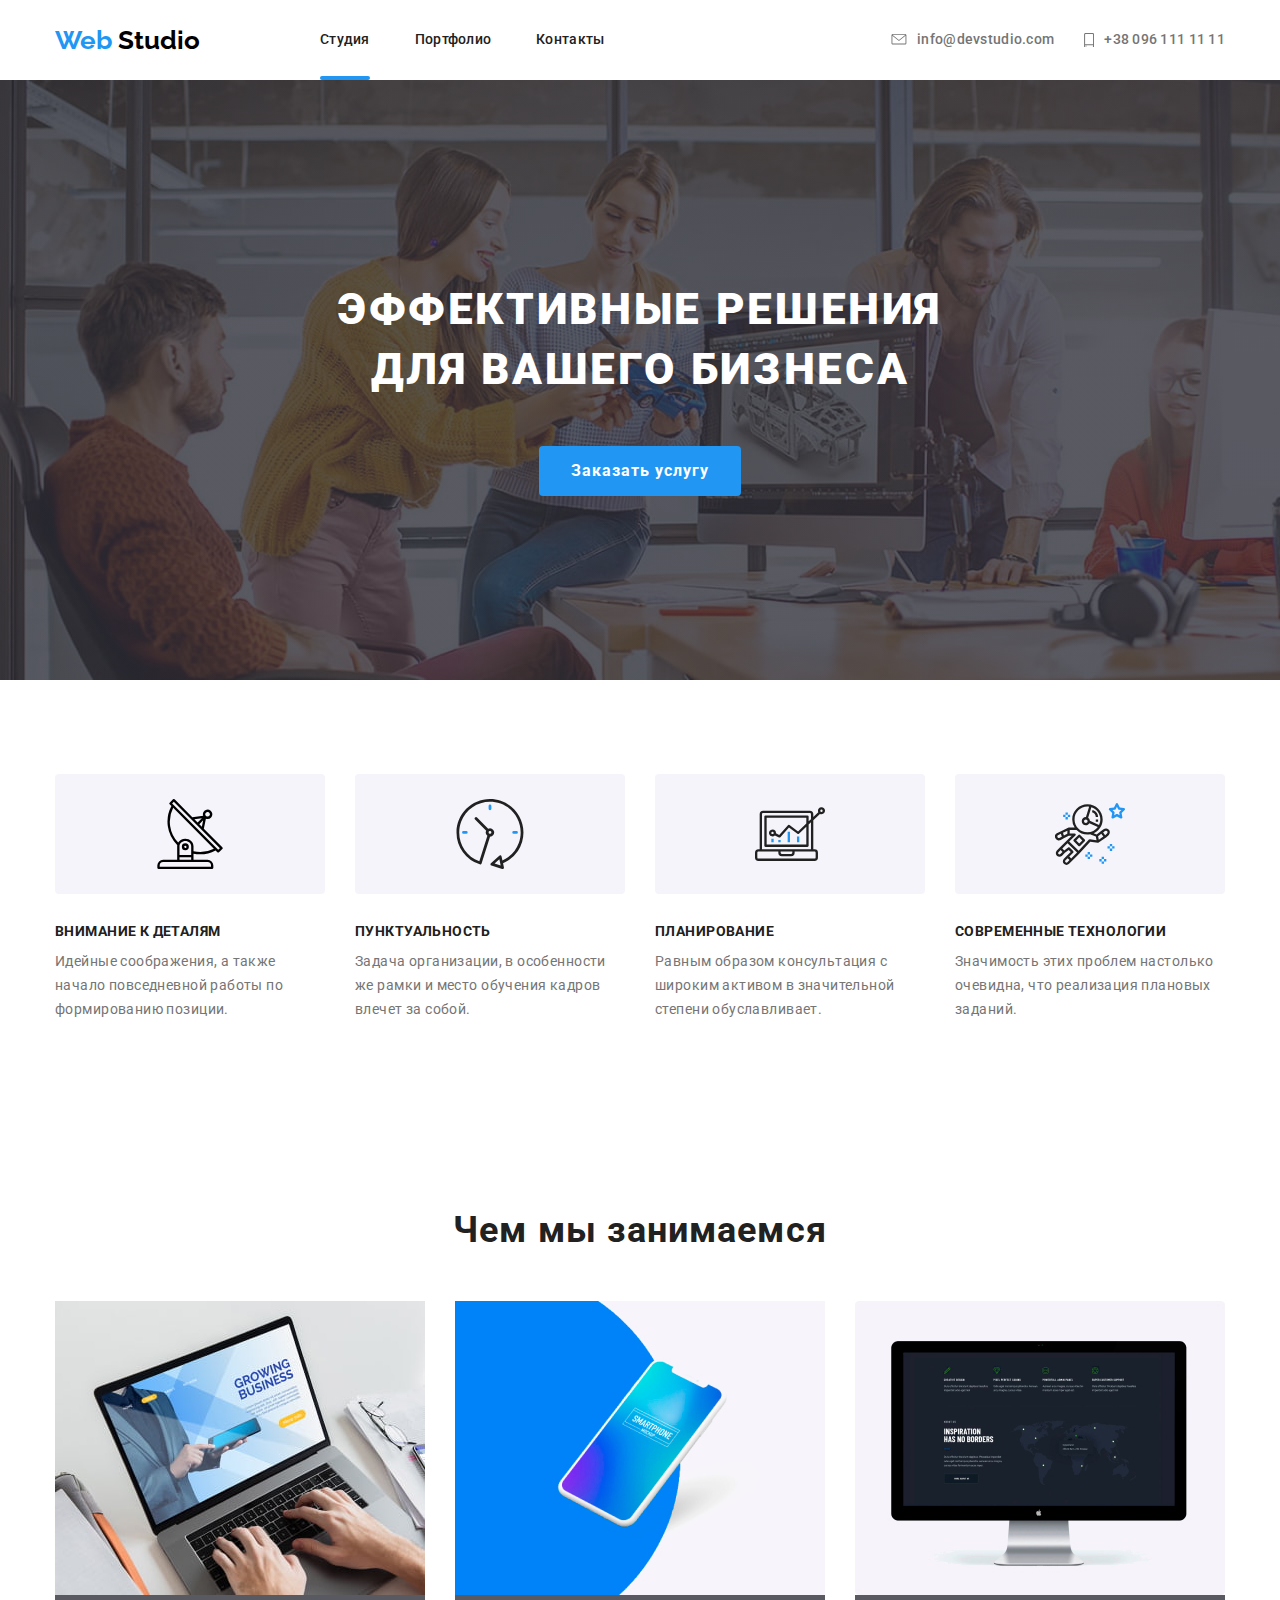
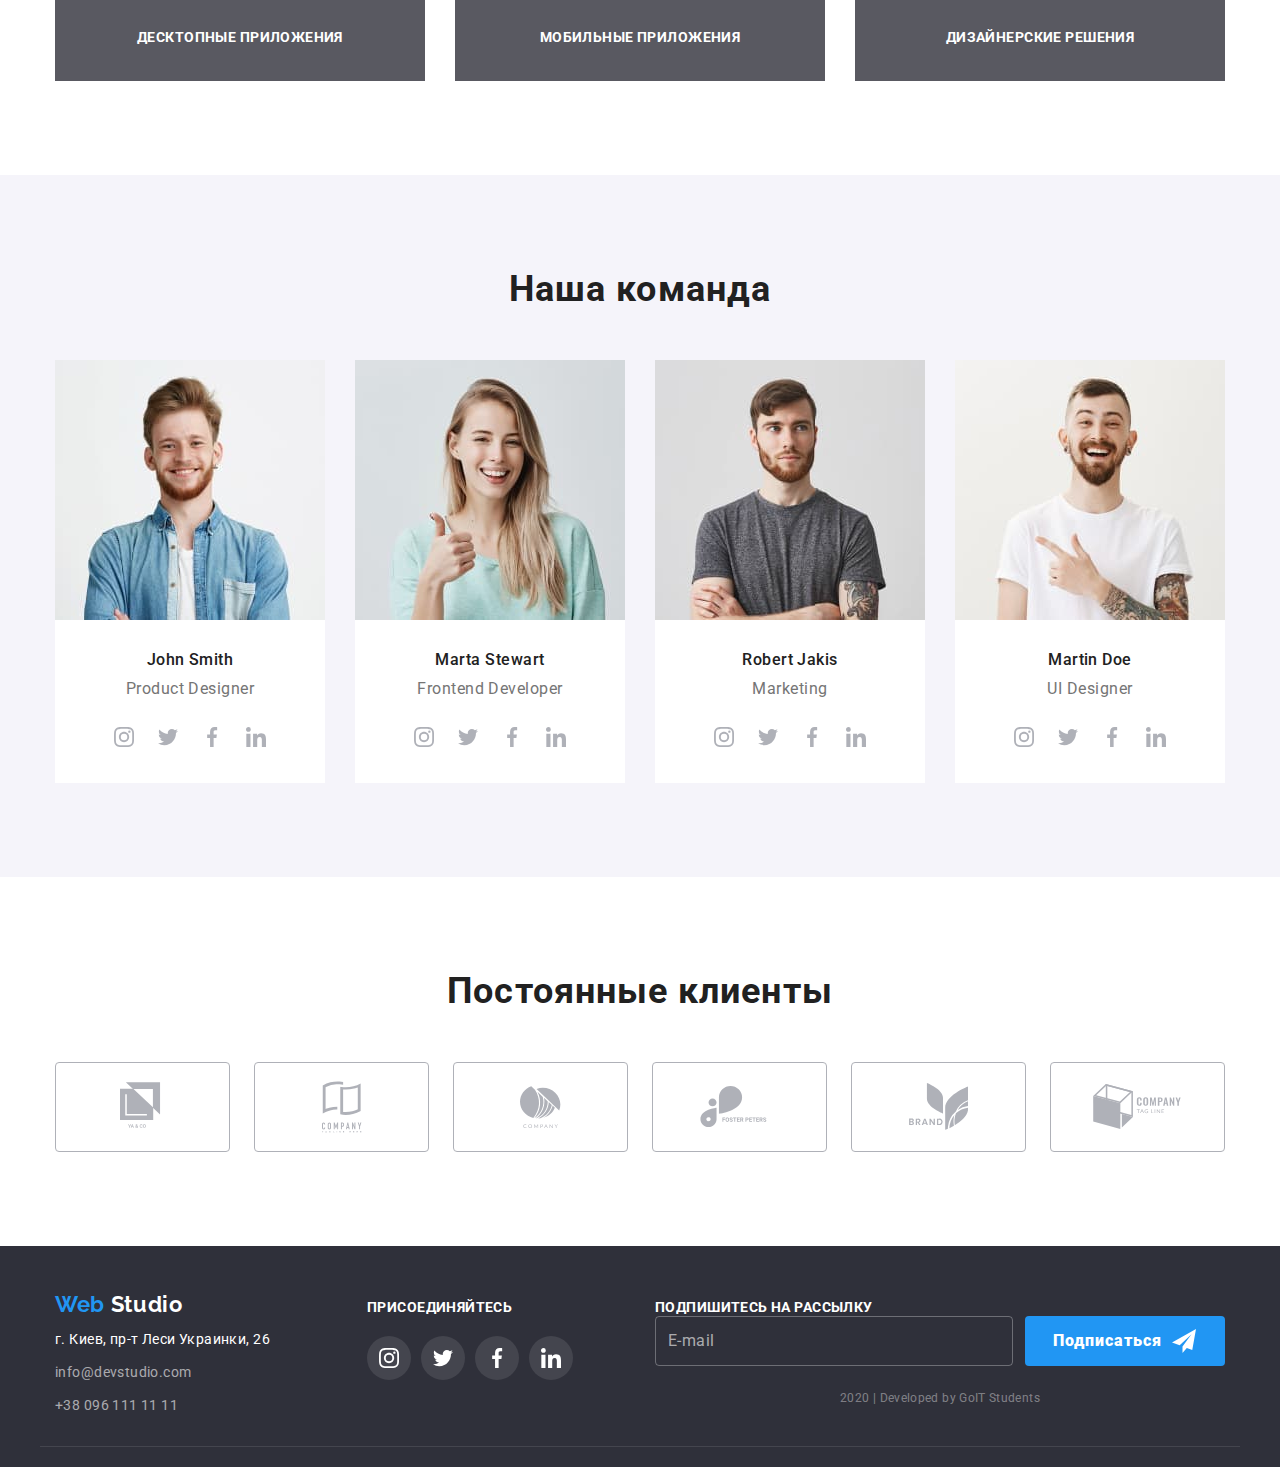
<file: index.html>
<!DOCTYPE html>
<html lang="ru">

<head>
  <meta charset="UTF-8" />
  <meta name="viewport" content="width=device-width, initial-scale=1.0" />
  <title lang="en">Web Studio v.1</title>
  <link href="https://fonts.googleapis.com/css2?family=Raleway:wght@700&family=Roboto:wght@400;500;700;900&display=swap"
    rel="stylesheet" />
  <link rel="stylesheet"
    href="https://cdnjs.cloudflare.com/ajax/libs/modern-normalize/0.6.0/modern-normalize.min.css" />
  <link rel="stylesheet" href="./css/styles.css" />
</head>

<body>
  <!-- header -->
  <header class="header">
    <div class="container">
      <nav class="nav-container">
        <a class="logo" lang="en" href="./index.html">Web <span class="studio">Studio</span></a>
        <ul class="nav-list">
          <li class="nav-item">
            <a class="nav-link current" href="./index.html">Студия</a>
          </li>
          <li class="nav-item">
            <a class="nav-link" href="./portfolio.html">Портфолио</a>
          </li>
          <li class="nav-item"><a class="nav-link" href="">Контакты</a></li>
        </ul>
      </nav>
      <address class="address">
        <a class="address__link" lang="en" href="mailto:info@devstudio.com"><svg class="address__icon" width="16px"
            height="11.2px">
            <use href="./images/symbol-defs.svg#envelope" width="16" height="11.2"></use>
          </svg>info@devstudio.com</a>
        <a class="address__link" href="tel:+380961111111"><svg class="address__icon" width="10px" height="14.94px">
            <use href="./images/symbol-defs.svg#smartphone"></use>
          </svg>+38 096 111 11 11</a>
      </address>
    </div>
  </header>
  <!-- main -->
  <main class="index-main">
    <section class="hero-section">
      <!-- background image -->
      <h1 class="hero-section__header">
        эффективные решения<br />
        для вашего бизнеса
      </h1>
      <button class="hero-button">Заказать услугу</button>
    </section>
    <!-- Преимущества (нужно спрятать h2) -->
    <section class="advantage section">
      <div class="container">
        <h2 class="hidden">Преимущества</h2>
        <ul class="advantage-list">
          <li class="advantage-item">
            <div class="advantage__icon-box"><svg class="advantage__icon" aria-label="antenna">
                <use href="./images/symbol-defs.svg#antenna"></use>
              </svg></div>
            <h3 class="advantage-title">Внимание к деталям</h3>
            <p class="advantage-description">
              Идейные соображения, а также начало повседневной работы по
              формированию позиции.
            </p>
          </li>
          <li class="advantage-item">
            <div class="advantage__icon-box">
              <svg class="advantage__icon" aria-label="analog clock">
                <use href="./images/symbol-defs.svg#clock"></use>
              </svg>
            </div>
            <h3 class="advantage-title">Пунктуальность</h3>
            <p class="advantage-description">
              Задача организации, в особенности же рамки и место обучения
              кадров влечет за собой.
            </p>
          </li>
          <li class="advantage-item">
            <div class="advantage__icon-box">
              <svg class="advantage__icon" aria-label="diagram">
                <use href="./images/symbol-defs.svg#diagram"></use>
              </svg>
            </div>
            <h3 class="advantage-title">Планирование</h3>
            <p class="advantage-description">
              Равным образом консультация с широким активом в значительной
              степени обуславливает.
            </p>
          </li>
          <li class="advantage-item">
            <div class="advantage__icon-box">
              <svg class="advantage__icon" aria-label="astronaut">
                <use href="./images/symbol-defs.svg#astronaut"></use>
              </svg>
            </div>
            <h3 class="advantage-title">Современные технологии</h3>
            <p class="advantage-description">
              Значимость этих проблем настолько очевидна, что реализация
              плановых заданий.
            </p>
          </li>
        </ul>
      </div>
    </section>
    <!-- чем мы занимаемся -->
    <section class="works section">
      <div class="container">
        <h2 class="section-header">Чем мы занимаемся</h2>
        <ul class="works-list">
          <li class="works-item">
            <img src="./images/laptop.jpg" width="370" alt="Ноутбук" />
            <h3 class="works-title">Десктопные приложения</h3>
          </li>
          <li class="works-item">
            <img src="./images/smartphone.jpg" width="370" alt="Смартфон" />
            <h3 class="works-title">Мобильные приложения</h3>
          </li>
          <li class="works-item">
            <img src="./images/monitor.jpg" width="370" alt="Пример дизайна на экране" />
            <h3 class="works-title">Дизайнерские решения</h3>
          </li>
        </ul>
      </div>
    </section>
    <!-- наша команда -->
    <section class="team section">
      <div class="container">
        <h2 class="section-header">Наша команда</h2>
        <ul class="team-list" lang="en">
          <!-- John Smith -->
          <li class="team-item">
            <img src="./images/John_Smith.jpg" width="270" height="260" alt="John Smith" />
            <h3 class="team-name">John Smith</h3>
            <p class="team-profession">Product Designer</p>
            <!-- Cсылки на соц сети -->
            <ul class="social-list">
              <li class="social-item">
                <a class="social-link" href="">
                  <svg class="social-list__icon" aria-label="instagram">
                    <use href="./images/symbol-defs.svg#instagram"></use>
                  </svg>
                </a>
              </li>
              <li class="social-item">
                <a class="social-link" href=""><svg class="social-list__icon" aria-label="twitter">
                    <use href="./images/symbol-defs.svg#twitter"></use>
                  </svg></a>
              </li>
              <li class="social-item">
                <a class="social-link" href=""><svg class="social-list__icon" aria-label="facebook">
                    <use href="./images/symbol-defs.svg#facebook"></use>
                  </svg></a>
              </li>
              <li class="social-item">
                <a class="social-link" href=""><svg class="social-list__icon" aria-label="linkedin">
                    <use href="./images/symbol-defs.svg#linkedin"></use>
                  </svg></a>
              </li>
            </ul>
          </li>
          <!-- Marta Stewart -->
          <li class="team-item">
            <img src="./images/Marta_Stewart.jpg" width="270" height="260" alt="Marta Stewart" />
            <h3 class="team-name">Marta Stewart</h3>
            <p class="team-profession">Frontend Developer</p>
            <!-- Cсылки на соц сети -->
            <ul class="social-list">
              <li class="social-item">
                <a class="social-link" href="">
                  <svg class="social-list__icon" aria-label="instagram">
                    <use href="./images/symbol-defs.svg#instagram"></use>
                  </svg>
                </a>
              </li>
              <li class="social-item">
                <a class="social-link" href=""><svg class="social-list__icon" aria-label="twitter">
                    <use href="./images/symbol-defs.svg#twitter"></use>
                  </svg></a>
              </li>
              <li class="social-item">
                <a class="social-link" href=""><svg class="social-list__icon" aria-label="facebook">
                    <use href="./images/symbol-defs.svg#facebook"></use>
                  </svg></a>
              </li>
              <li class="social-item">
                <a class="social-link" href=""><svg class="social-list__icon" aria-label="linkedin">
                    <use href="./images/symbol-defs.svg#linkedin"></use>
                  </svg></a>
              </li>
            </ul>
          </li>
          <!-- Robert Jakis -->
          <li class="team-item">
            <img src="./images/Robert_Jakis.jpg" width="270" height="260" alt="Robert Jakis" />
            <h3 class="team-name">Robert Jakis</h3>
            <p class="team-profession">Marketing</p>
            <!-- Ссылки на соцсети -->
            <ul class="social-list">
              <li class="social-item">
                <a class="social-link" href="">
                  <svg class="social-list__icon" aria-label="instagram">
                    <use href="./images/symbol-defs.svg#instagram"></use>
                  </svg>
                </a>
              </li>
              <li class="social-item">
                <a class="social-link" href=""><svg class="social-list__icon" aria-label="twitter">
                    <use href="./images/symbol-defs.svg#twitter"></use>
                  </svg></a>
              </li>
              <li class="social-item">
                <a class="social-link" href=""><svg class="social-list__icon" aria-label="facebook">
                    <use href="./images/symbol-defs.svg#facebook"></use>
                  </svg></a>
              </li>
              <li class="social-item">
                <a class="social-link" href=""><svg class="social-list__icon" aria-label="linkedin">
                    <use href="./images/symbol-defs.svg#linkedin"></use>
                  </svg></a>
              </li>
            </ul>
          </li>
          <!-- Martin Doe -->
          <li class="team-item">
            <img src="./images/Martin_Doe.jpg" width="270" height="260" alt="Martin Doe" />
            <h3 class="team-name">Martin Doe</h3>
            <p class="team-profession">UI Designer</p>
            <!-- Cсылки на соц сети -->
            <ul class="social-list">
              <li class="social-item">
                <a class="social-link" href="">
                  <svg class="social-list__icon" aria-label="instagram">
                    <use href="./images/symbol-defs.svg#instagram"></use>
                  </svg>
                </a>
              </li>
              <li class="social-item">
                <a class="social-link" href=""><svg class="social-list__icon" aria-label="twitter">
                    <use href="./images/symbol-defs.svg#twitter"></use>
                  </svg></a>
              </li>
              <li class="social-item">
                <a class="social-link" href=""><svg class="social-list__icon" aria-label="facebook">
                    <use href="./images/symbol-defs.svg#facebook"></use>
                  </svg></a>
              </li>
              <li class="social-item">
                <a class="social-link" href=""><svg class="social-list__icon" aria-label="linkedin">
                    <use href="./images/symbol-defs.svg#linkedin"></use>
                  </svg></a>
              </li>
            </ul>
          </li>
        </ul>
      </div>
    </section>
    <!-- постоянные клиенты -->
    <section class="clients section">
      <div class="container">
        <h2 class="section-header">Постоянные клиенты</h2>
        <ul class="clients-list">
          <li class="clients-item">
            <a class="clients-link" href=""><svg class="clients-list__icon" aria-label="client-1 logo" width="44.27"
                height="49.23">
                <use href="./images/symbol-defs.svg#client-1"></use>
              </svg></a>
          </li>
          <li class="clients-item">
            <a class="clients-link" href=""><svg class="clients-list__icon" aria-label="client-2 logo" width="40"
                height="52">
                <use href="./images/symbol-defs.svg#client-2"></use>
              </svg></a>
          </li>
          <li class="clients-item">
            <a class="clients-link" href=""><svg class="clients-list__icon" aria-label="client-3 logo" width="41"
                height="42.6">
                <use href="./images/symbol-defs.svg#client-3"></use>
              </svg></a>
          </li>
          <li class="clients-item">
            <a class="clients-link" href=""><svg class="clients-list__icon" aria-label="client-4 logo" width="79.66"
                height="42.02">
                <use href="./images/symbol-defs.svg#client-4"></use>
              </svg></a>
          </li>
          <li class="clients-item">
            <a class="clients-link" href=""><svg class="clients-list__icon" aria-label="client-5 logo" width="59"
                height="47">
                <use href="./images/symbol-defs.svg#client-5"></use>
              </svg></a>
          </li>
          <li class="clients-item">
            <a class="clients-link" href=""><svg class="clients-list__icon" aria-label="client-6 logo" width="88.48"
                height="45.44">
                <use href="./images/symbol-defs.svg#client-6"></use>
              </svg></a>
          </li>
        </ul>
      </div>
    </section>
  </main>
  <!-- footer -->
  <footer class="footer">
    <div class="container">
      <div class="address-column block">
        <a class="logo-footer" lang="en" href="./index.html">Web <span class="studio">Studio</span></a>
        <address class="footer-address">
          <p class="location">г. Киев, пр-т Леси Украинки, 26</p>
          <a class="link mail" lang="en" href="mailto:info@devstudio.com">info@devstudio.com</a>
          <a class="link tel" href="tel:+380961111111">+38 096 111 11 11</a>
        </address>
      </div>
      <!-- присоединяйтесь -->
      <div class="connect block">
        <b class="block-title">присоединяйтесь</b>
        <ul class="connect-list">
          <li class="connect-list__item">
            <a class="connect-list__link" href="">
              <svg class="connect-list__icon" aria-label="instagram">
                <use href="./images/symbol-defs.svg#instagram"></use>
              </svg>
            </a>
          </li>
          <li class="connect-list__item">
            <a class="connect-list__link" href=""><svg class="connect-list__icon" aria-label="twitter">
                <use href="./images/symbol-defs.svg#twitter"></use>
              </svg></a>
          </li>
          <li class="connect-list__item">
            <a class="connect-list__link" href=""><svg class="connect-list__icon" aria-label="facebook">
                <use href="./images/symbol-defs.svg#facebook"></use>
              </svg></a>
          </li>
          <li class="connect-list__item">
            <a class="connect-list__link" href=""><svg class="connect-list__icon" aria-label="linkedin">
                <use href="./images/symbol-defs.svg#linkedin"></use>
              </svg></a>
          </li>
        </ul>
      </div>
      <!-- подписаться на рассылку -->
      <div class="subscribe block">
        <b class="block-title">Подпишитесь на рассылку</b>
        <!-- e-mail -->
        <div class="subscribe-container">
          <div class="email">E-mail</div>
          <button class="subscribe-container__button">
            <span class="subscribe-container__title">Подписаться</span>
            <svg class="subscribe-container__icon" aria-label="icon-send" width="24" height="24">
              <use href="./images/symbol-defs.svg#icon_send"></use>
            </svg>
          </button>
        </div>
        <p class="copyright">2020 | Developed by GoIT Students</p>
      </div>
    </div>
  </footer>
</body>

</html>
</file>
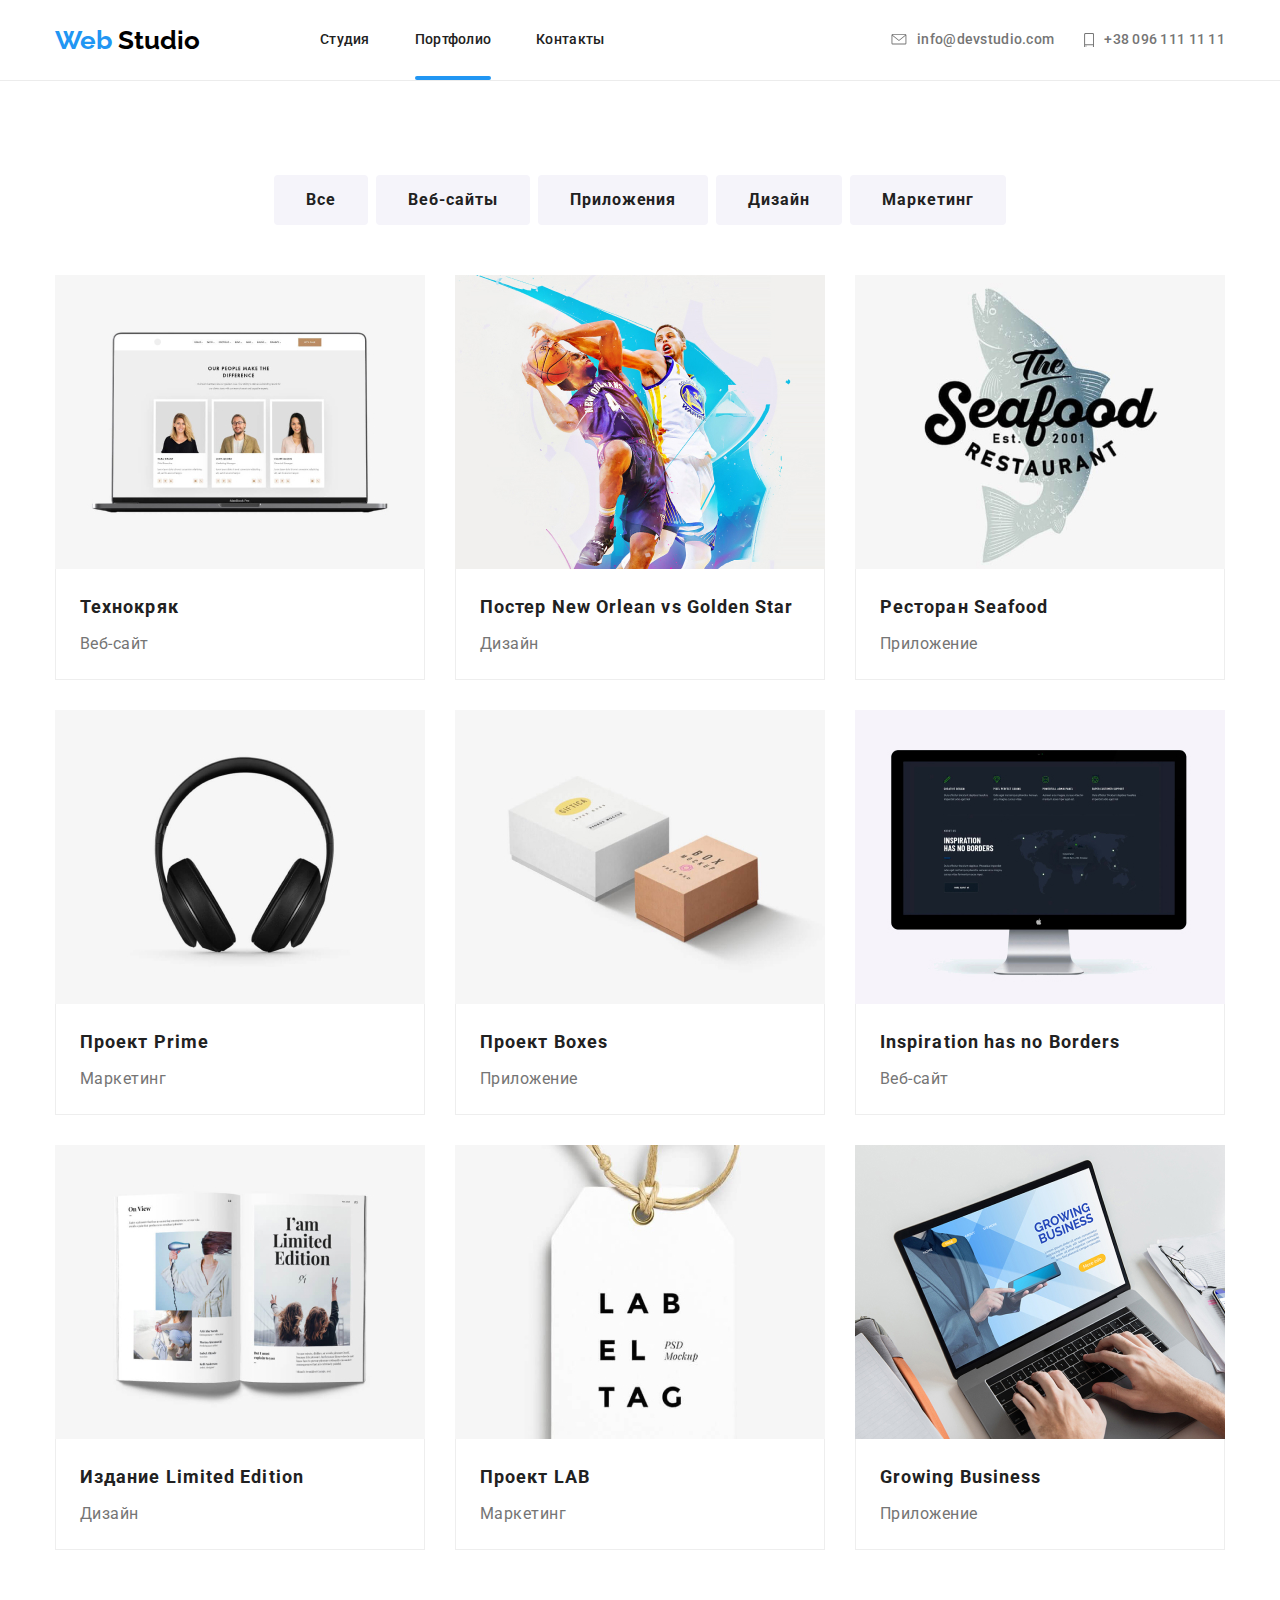
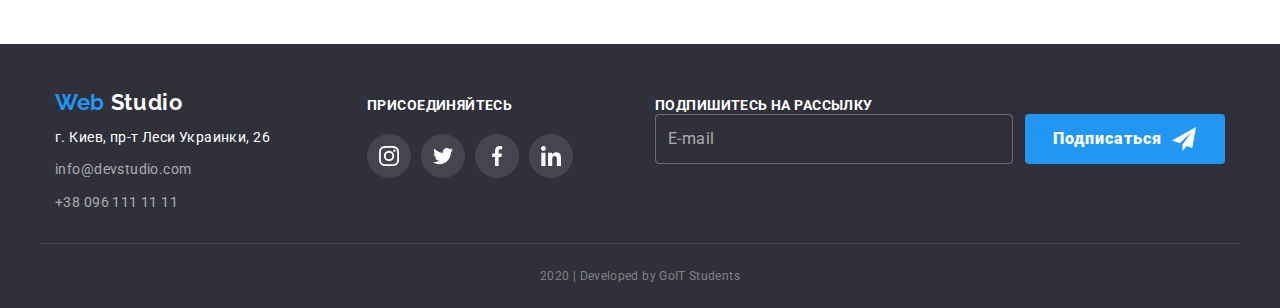
<file: portfolio.html>
<!DOCTYPE html>
<html lang="ru">
  <head>
    <meta charset="UTF-8" />
    <meta name="viewport" content="width=device-width, initial-scale=1.0" />
    <title lang="en">Portfolio</title>
    <link
      href="https://fonts.googleapis.com/css2?family=Raleway:wght@400;700&family=Roboto:wght@400;500;700;900&display=swap"
      rel="stylesheet"
    />
    <link
      rel="stylesheet"
      href="https://cdnjs.cloudflare.com/ajax/libs/modern-normalize/0.6.0/modern-normalize.min.css"
    />
    <link rel="stylesheet" href="./css/styles.css" />
  </head>

  <body>
    <!-- header -->
    <header class="header portfolio">
      <div class="container">
        <nav class="nav-container">
          <a class="logo" lang="en" href="./index.html"
            >Web <span class="studio">Studio</span></a
          >
          <ul class="nav-list">
            <li class="nav-item">
              <a class="nav-link" href="./index.html">Студия</a>
            </li>
            <li class="nav-item">
              <a class="nav-link current" href="./portfolio.html">Портфолио</a>
            </li>
            <li class="nav-item"><a class="nav-link" href="">Контакты</a></li>
          </ul>
        </nav>
        <address class="address">
          <a class="address__link" lang="en" href="mailto:info@devstudio.com"
            ><svg class="address__icon" width="16px" height="11.2px">
              <use href="./images/symbol-defs.svg#envelope"></use></svg
            >info@devstudio.com</a
          >
          <a class="address__link" href="tel:+380961111111"
            ><svg class="address__icon" width="10px" height="14.94px">
              <use href="./images/symbol-defs.svg#smartphone"></use></svg
            >+38 096 111 11 11</a
          >
        </address>
      </div>
    </header>
    <main>
      <section class="gallery section">
        <div class="container">
          <!-- filter -->
          <ul class="filter-list">
            <li class="filter-item">
              <button class="filter-button">Все</button>
            </li>
            <li class="filter-item">
              <button class="filter-button">Веб-сайты</button>
            </li>
            <li class="filter-item">
              <button class="filter-button">Приложения</button>
            </li>
            <li class="filter-item">
              <button class="filter-button">Дизайн</button>
            </li>
            <li class="filter-item">
              <button class="filter-button">Маркетинг</button>
            </li>
          </ul>
          <!-- gallery -->
          <ul class="card-list">
            <!-- Технокряк -->
            <li class="card-item">
              <a class="card-link" href="">
                <div class="card-list__thumb">
                  <img
                    src="./images/Технокряк.jpg"
                    width="370"
                    height="294"
                    alt="изображение сайта на экране ноутбука"
                  />
                  <p class="card-list__description">
                    Технокряк это современная площадка распространения
                    коронавируса. Компании используют эту платформу для
                    цифрового шпионажа и атак на защищённые сервера конкурентов.
                  </p>
                </div>
                <div class="text">
                  <h2 class="card-header">Технокряк</h2>
                  <p class="type">Веб-сайт</p>
                </div>
              </a>
            </li>
            <!-- Постер New Orlean vs Golden Stars -->
            <li class="card-item">
              <a class="card-link" href="">
                <div class="card-list__thumb">
                  <img
                    src="./images/Постер_New_Orlean_vs_Golden_Star.jpg"
                    width="370"
                    height="294"
                    alt="два баскетболиста борятся за мяч"
                  />
                  <p class="card-list__description">
                    Технокряк это современная площадка распространения
                    коронавируса. Компании используют эту платформу для
                    цифрового шпионажа и атак на защищённые сервера конкурентов.
                  </p>
                </div>
                <div class="text">
                  <h2 class="card-header">
                    Постер New Orlean vs Golden Star
                  </h2>
                  <p class="type">Дизайн</p>
                </div>
              </a>
            </li>
            <!-- Ресторан Seafood -->
            <li class="card-item">
              <a class="card-link" href="">
                <img
                  src="./images/Ресторан_Seafood.jpg"
                  width="370"
                  height="294"
                  alt="логотип ресторана"
                />
                <div class="text">
                  <h2 class="card-header">Ресторан Seafood</h2>
                  <p class="type">Приложение</p>
                </div>
                <!-- <p class="description">
                Технокряк это современная площадка распространения коронавируса.
                Компании используют эту платформу для цифрового шпионажа и атак
                на защищённые сервера конкурентов.
              </p> -->
              </a>
            </li>
            <!-- Проект Prime -->
            <li class="card-item">
              <a class="card-link" href="">
                <img
                  src="./images/Проект_Prime.jpg"
                  width="370"
                  height="294"
                  alt="беспроводные наушники"
                />
                <div class="text">
                  <h2 class="card-header">Проект Prime</h2>
                  <p class="type">Маркетинг</p>
                </div>
                <!-- <p class="description">
                Технокряк это современная площадка распространения коронавируса.
                Компании используют эту платформу для цифрового шпионажа и атак
                на защищённые сервера конкурентов.
              </p> -->
              </a>
            </li>
            <!-- Проект Boxes -->
            <li class="card-item">
              <a class="card-link" href="">
                <img
                  src="./images/Проект_Boxes.jpg"
                  width="370"
                  height="294"
                  alt="две коробки"
                />
                <div class="text">
                  <h2 class="card-header">Проект Boxes</h2>
                  <p class="type">Приложение</p>
                </div>
                <!-- <p class="description"></p> -->
                <!-- Технокряк это современная площадка распространения коронавируса.
                Компании используют эту платформу для цифрового шпионажа и атак
                на защищённые сервера конкурентов.
              </p> -->
              </a>
            </li>
            <!-- Inspiration has no Borders -->
            <li class="card-item">
              <a class="card-link" href="">
                <img
                  src="./images/Inspiration_has_no_Borders.jpg"
                  width="370"
                  height="294"
                  alt="веб-сайт на экране компьютера"
                />
                <div class="text">
                  <h2 class="card-header">Inspiration has no Borders</h2>
                  <p class="type">Веб-сайт</p>
                </div>
                <!-- <p class="description">
                Технокряк это современная площадка распространения коронавируса.
                Компании используют эту платформу для цифрового шпионажа и атак
                на защищённые сервера конкурентов.
              </p> -->
              </a>
            </li>
            <!-- Издание Limited Edition -->
            <li class="card-item">
              <a class="card-link" href="">
                <img
                  src="./images/Издание_Limited_Edition.jpg"
                  width="370"
                  height="294"
                  alt="разворот глянцевого журнала"
                />
                <div class="text">
                  <h2 class="card-header">Издание Limited Edition</h2>
                  <p class="type">Дизайн</p>
                </div>
                <!-- <p class="description">
                Технокряк это современная площадка распространения коронавируса.
                Компании используют эту платформу для цифрового шпионажа и атак
                на защищённые сервера конкурентов.
              </p> -->
              </a>
            </li>
            <!-- Проект LAB -->
            <li class="card-item">
              <a class="card-link" href="">
                <img
                  src="./images/Проект_LAB.jpg"
                  width="370"
                  height="294"
                  alt="бирка с надписью лаб эль тэг"
                />
                <div class="text">
                  <h2 class="card-header">Проект LAB</h2>
                  <p class="type">Маркетинг</p>
                </div>
                <!-- <p class="description">
                Технокряк это современная площадка распространения коронавируса.
                Компании используют эту платформу для цифрового шпионажа и атак
                на защищённые сервера конкурентов.
              </p> -->
              </a>
            </li>
            <!-- Growing Business -->
            <li class="card-item">
              <a class="card-link" href="">
                <img
                  src="./images/Growing_Business.jpg"
                  width="370"
                  height="294"
                  alt="сайт компании на экране ноутбука"
                />
                <div class="text">
                  <h2 class="card-header">Growing Business</h2>
                  <p class="type">Приложение</p>
                </div>
                <!-- <p class="description">
                Технокряк это современная площадка распространения коронавируса.
                Компании используют эту платформу для цифрового шпионажа и атак
                на защищённые сервера конкурентов.
              </p> -->
              </a>
            </li>
          </ul>
        </div>
      </section>
    </main>
    <footer class="footer">
      <div class="container">
        <div class="address-column block">
          <a class="logo-footer" lang="en" href="./index.html"
            >Web <span class="studio">Studio</span></a
          >
          <address class="footer-address">
            <p class="location">г. Киев, пр-т Леси Украинки, 26</p>
            <a class="link mail" lang="en" href="mailto:info@devstudio.com"
              >info@devstudio.com</a
            >
            <a class="link tel" href="tel:+380961111111">+38 096 111 11 11</a>
          </address>
        </div>
        <!-- присоединяйтесь -->
        <div class="connect block">
          <b class="block-title">присоединяйтесь</b>
          <ul class="connect-list">
            <li class="connect-list__item">
              <a class="connect-list__link" href="">
                <svg class="connect-list__icon" aria-label="instagram">
                  <use href="./images/symbol-defs.svg#instagram"></use>
                </svg>
              </a>
            </li>
            <li class="connect-list__item">
              <a class="connect-list__link" href=""
                ><svg class="connect-list__icon" aria-label="twitter">
                  <use href="./images/symbol-defs.svg#twitter"></use></svg
              ></a>
            </li>
            <li class="connect-list__item">
              <a class="connect-list__link" href=""
                ><svg class="connect-list__icon" aria-label="facebook">
                  <use href="./images/symbol-defs.svg#facebook"></use></svg
              ></a>
            </li>
            <li class="connect-list__item">
              <a class="connect-list__link" href=""
                ><svg class="connect-list__icon" aria-label="linkedin">
                  <use href="./images/symbol-defs.svg#linkedin"></use></svg
              ></a>
            </li>
          </ul>
        </div>
        <!-- подписаться на рассылку -->
        <div class="subscribe block">
          <b class="block-title">Подпишитесь на рассылку</b>
          <!-- e-mail -->
          <div class="subscribe-container">
            <div class="email">E-mail</div>
            <button class="subscribe-container__button">
              <span class="subscribe-container__title">Подписаться</span
              ><svg
                class="subscribe-container__icon"
                aria-label="icon-send"
                width="24"
                height="24"
              >
                <use href="./images/symbol-defs.svg#icon_send"></use>
              </svg>
            </button>
          </div>
        </div>
      </div>
      <p class="copyright">2020 | Developed by GoIT Students</p>
    </footer>
  </body>
</html>
</file>
<file: css/styles.css>
:root {
  --light-gray-color: #f5f4fa;
  --gray-color: #757575;
  --dark-gray-color: #212121;
  --blue-color: #2196f3;
  --white-color: #ffffff;
  --footer-bckgr-color: #2f303a;
  --icon-color: #afb1b8;
}
body {
  /* width: 1600px; */
  margin: 0;
  font-family: roboto, sans-serif;
}
/* utilits */
/* a {
  text-decoration: none; */
img {
  display: block;
  /* margin: auto; */
}
.index-main h2 {
  margin-bottom: 50px;
  color: var(--dark-gray-color);
  font-weight: 700;
  font-size: 36px;
  letter-spacing: 0.03em;
}
.section {
  padding: 94px 0;
}
.section-header {
  margin: 0;
  text-align: center;
}
.container {
  width: 1200px;
  margin: 0 auto;
  padding: 0 15px;
}
.container > .list {
  margin: 0 0 0 0;
  padding: 0;

  display: flex;
  justify-content: space-between;

  list-style-type: none;
}
/* header */
.header.portfolio {
  border-bottom: 1px solid #ececec;
}
.header .container {
  display: flex;
  align-items: center;
}
.logo {
  display: block;
  /* margin: 25px 0 25px 0; */
  color: var(--blue-color);
  font-family: raleway;
  font-weight: 700;
  font-size: 26px;
  line-height: 1.19;
  display: inline-block;
  text-decoration: none;
}
.logo .studio {
  color: #000000;
}
.nav-container {
  display: flex;
  align-items: center;
}
.nav-list {
  /* padding: 32px 0; */
  margin: 0 0 0 80px;
  display: flex;
  list-style-type: none;
}
.nav-item {
  position: relative;
}
.nav-item:not(:last-child) {
  margin-right: 45px;
}
.nav-link::before {
  position: absolute;
  content: "";
  display: block;
  width: 100%;
  height: 4px;
  bottom: 0;
  left: 0;
  background-color: var(--blue-color);
  border-radius: 2px;
  opacity: 0;
}
.nav-link {
  display: block;
  padding: 32px 0;
  /* padding: calc(100%-); */

  color: var(--dark-gray-color);
  font-weight: 500;
  font-size: 14px;
  line-height: 1.14;
  letter-spacing: 0.02em;
  text-decoration: none;
}
.nav-link:hover,
.nav-link:focus,
.current::before,
.nav-link:hover::before {
  color: var(--blue-color);
  opacity: 1;
}
.address {
  margin-left: auto;
  display: flex;
  align-items: center;
}
.address__link:not(:last-child) {
  margin-right: 30px;
}
.address__link {
  display: inline-flex;
  align-items: center;
  color: var(--gray-color);
  font-style: normal;
  font-weight: 500;
  font-size: 14px;
  line-height: 1.14;
  letter-spacing: 0.02em;
  text-decoration: none;
}
.address__link:hover,
.address__link:focus {
  color: var(--blue-color);
}
.address__icon {
  margin-right: 10px;
  fill: currentColor;
}
/* hero-section */
.hero-section {
  padding-top: 200px;
  height: 600px;
  max-width: 1600px;
  background-image: linear-gradient(
      rgba(47, 48, 58, 0.8),
      rgba(47, 48, 58, 0.8)
    ),
    url(../images/header-img.jpg);
  background-repeat: no-repeat;
  background-size: cover;
  text-align: center;
  background-color: rgba(47, 48, 58, 0.8);
}
.hero-section__header {
  margin: 0;
  color: var(--white-color);
  font-weight: 900;
  font-size: 44px;
  line-height: 1.36;
  letter-spacing: 0.06em;
  text-transform: uppercase;
}
.hero-button {
  margin-top: 46px;

  background-color: var(--blue-color);
  color: var(--white-color);
  font-weight: 700;
  font-size: 16px;
  line-height: 1.87;
  letter-spacing: 0.06em;

  display: inline-block;
  padding: 10px 32px;
  border-color: var(--blue-color);
  border: 0;
  border-radius: 4px;
  background: #2196f3;
  /* box-shadow: 0px 4px 4px rgba(0, 0, 0, 0.15); */
  text-align: center;
}
/* advanatages */
.hidden {
  display: none;
}
.advantage-list {
  padding: 0;
  margin: 0;

  display: flex;
  justify-content: space-between;
}
.advantage-item {
  display: block;
  width: 270px;
}
.advantage__icon-box {
  width: 270px;
  height: 120px;
  padding: 25px 100px;
  background-color: var(--light-gray-color);
  border-radius: 4px;
  text-align: center;
}
.advantage__icon {
  width: 70px;
  height: 70px;
}
.advantage-title {
  margin: 30px 0 0 0;

  color: var(--dark-gray-color);
  font-weight: 700;
  font-size: 14px;
  line-height: 1.14;
  letter-spacing: 0.03em;
  text-transform: uppercase;
  /* outline: 2px solid tomato; */
}
.advantage-description {
  margin: 10px 0 0 0;

  color: var(--gray-color);
  font-weight: 400;
  font-size: 14px;
  line-height: 1.71;
  letter-spacing: 0.03em;
}
/* чем мы занимаемся */
.works-list {
  margin: 0;
  padding: 0;
  display: flex;
  justify-content: space-between;
  list-style-type: none;
}
.works-item {
  width: calc((100% - 60px) / 3);
}
.works-title {
  display: block;
  margin: 0;
  padding: 35px 0;

  text-align: center;

  background-color: rgba(47, 48, 58, 0.8);
  color: var(--white-color);
  font-weight: 700;
  font-size: 14px;
  line-height: 1.14;
  letter-spacing: 0.03em;
  text-transform: uppercase;
}
/* наша команда */
.team {
  background-color: #f5f4fa;
}
.team-list {
  margin: 0;
  padding: 0;
  display: flex;
  list-style-type: none;
  justify-content: space-between;
}
.team-item {
  width: calc((100% - 90px) / 4);
  padding-bottom: 24px;
  text-align: center;
  background-color: var(--white-color);
  list-style-type: none;
  /* box-shadow: 0px 2px 1px rgba(0, 0, 0, 0.2), 0px 1px 1px rgba(0, 0, 0, 0.14),
    0px 1px 3px rgba(0, 0, 0, 0.12); */
}
.team-name {
  margin: 30px 0 0 0;
  /* padding: 30px 0 0 0; */
  color: var(--dark-gray-color);
  font-weight: 500;
  font-size: 16px;
  line-height: 1.19;
  letter-spacing: 0.03em;
}
.team-profession {
  margin: 10px 0 0 0;
  padding: 0;
  color: var(--gray-color);
  font-weight: 400;
  font-size: 16px;
  line-height: 1.19;
  letter-spacing: 0.03em;
}
.social-list {
  padding: 0;
  margin-top: 16px;
  display: flex;
  justify-content: center;
  list-style-type: none;
  /* width: 207px; */
}
.social-link {
  display: block;
  padding: 12px 12px;
  border: 0;
  border-radius: 50%;
  text-align: center;
  color: var(--icon-color);
}
.social-link:not(:last-child) {
  margin-right: 10px;
}
.social-link:hover,
.social-link:focus {
  background-color: var(--blue-color);
  color: var(--white-color);
}
.social-list__icon {
  display: block;
  width: 20px;
  height: 20px;
  fill: currentColor;
}
/* clients section */
.clients-list {
  margin: 0;
  padding: 0;
  display: flex;
  list-style-type: none;
  justify-content: space-between;
}
.clients-link {
  display: flex;
  justify-content: center;
  align-items: center;
  width: 175px;
  height: 90px;
  border: 1px solid #afb1b8;
  border-radius: 4px;
  color: var(--icon-color);
}
.clients-link:hover,
.clients-link:focus {
  border-color: var(--blue-color);
  color: var(--blue-color);
}
.clients-list__icon {
  fill: currentColor;
}
/* footer  */

.footer {
  padding-bottom: 20px;
  background-color: #2f303a;
  color: var(--white-color);
}
.footer .container {
  display: flex;
  padding-top: 46px;
  padding-bottom: 28px;
  margin: 0 auto;
  border-bottom: 1px solid rgba(255, 255, 255, 0.1);
  justify-content: space-between;
  align-items: baseline;
}

/* column-1  */
.address-column {
  display: block;
  width: 231px;
}
.logo-footer {
  font-family: raleway;
  color: var(--blue-color);
  font-weight: 700;
  font-size: 22px;
  line-height: 1.18;
  letter-spacing: 0.03em;
  text-decoration: none;
}
.footer .studio {
  color: var(--white-color);
}
.footer-address {
  display: flex;
  flex-direction: column;
  font-style: normal;
}
.location {
  margin: 10px 0 0 0;
  font-weight: 400;
  font-size: 14px;
  line-height: 1.71;
  letter-spacing: 0.03em;
}
.footer-address .link {
  margin: 9px 0 0 0;
  color: rgba(255, 255, 255, 0.6);
  font-weight: 400;
  font-size: 14px;
  line-height: 1.71;
  letter-spacing: 0.03em;
  text-decoration: none;
}
.footer-address > .link:hover,
.footer-address > .link:focus {
  color: var(--blue-color);
}

/* присоединяйтесь */

.connect {
  display: block;
  width: 207px;
}
.block-title {
  font-weight: bold;
  font-size: 14px;
  line-height: 1.14;
  letter-spacing: 0.03em;
  text-transform: uppercase;
}
.connect-list {
  display: flex;
  margin: 20px 0 0 0;
  padding: 0;
  list-style-type: none;
}
.connect-list__item:not(:last-child) {
  margin-right: 10px;
}
.connect-list__link {
  display: block;
  padding: 12px 12px;
  border-radius: 50%;
  background-color: rgba(255, 255, 255, 0.1);
  color: var(--white-color);
}
.connect-list__link:hover,
.connect-list__link:focus {
  background-color: var(--blue-color);
}
.connect-list__icon {
  display: block;
  width: 20px;
  height: 20px;
  fill: currentColor;
}
/* подписаться на рассылку */

.subscribe {
  display: block;
  width: 570px;
}
.subscribe-container {
  display: flex;
  flex-direction: row;
  /* margin-top: 20px; */
}
.subscribe .email {
  /* display: inline-block; */
  width: 358px;
  padding: 9px 12px;
  border: 1px solid rgba(255, 255, 255, 0.3);
  border-radius: 4px;

  color: rgba(255, 255, 255, 0.6);
  font-weight: 400;
  font-size: 16px;
  line-height: 1.87;

  display: flex;
  align-items: center;
  letter-spacing: 0.03em;
}
.subscribe-container__button {
  display: flex;
  align-items: center;
  margin-left: 12px;
  padding: 10px 28px;
  width: 200px;
  height: 50px;
  /* padding: 10px 28px; */
  border: 0;
  border-radius: 4px;
  background-color: var(--blue-color);
  color: var(--white-color);

  font-weight: 900;
  font-size: 16px;
  line-height: 1.87;
  letter-spacing: 0.06em;
}
.subscribe-container__title {
  display: block;
  margin: 0;
  font-weight: 900;
  font-size: 16px;
  line-height: 1.87;
  letter-spacing: 0.06em;
}
.subscribe-container__icon {
  display: block;
  margin-left: 10px;
}
.copyright {
  display: block;
  text-align: center;
  margin: 20px 0 0 0;
  color: rgba(255, 255, 255, 0.4);
  font-weight: 400;
  font-size: 12px;
  line-height: 2;
  letter-spacing: 0.03em;
}

/* PORTFOLIO */
/* gallery */
/* filter  */
.filter-list {
  padding: 0;
  margin: 0 0 50px 0;
  display: flex;
  justify-content: center;
  /* text-align: center; */
}
.filter-item {
  display: inline-block;
}
.filter-button {
  display: block;
  background-color: var(--light-gray-color);
  color: var(--dark-gray-color);
  font-weight: 700;
  font-size: 16px;
  line-height: 1.87;
  letter-spacing: 0.06em;

  display: inline-block;
  padding: 10px 32px;
  border-color: var(--blue-color);
  border: 0;
  border-radius: 4px;
}
.filter-button:hover,
.filter-button:focus {
  background-color: var(--blue-color);
  color: var(--white-color);
  box-shadow: 0px 2px 2px rgba(0, 0, 0, 0.12), 0px 1px 2px rgba(0, 0, 0, 0.08),
    0px 3px 1px rgba(0, 0, 0, 0.1);
  cursor: pointer;
}
.filter-item:not(:last-child) {
  margin-right: 8px;
}
.card-list {
  padding: 0;
  margin: -15px;
  display: flex;
  flex-wrap: wrap;
  /* justify-content: space-between; */
  align-items: flex-start;
  list-style-type: none;
}
.card-item {
  padding: 0;
  margin: 15px;
  width: 370px;
}
.card-link {
  padding: 0;
  margin: 0;
  display: block;
  text-decoration: none;
}
.card-link:hover {
  box-shadow: 1px 4px 6px rgba(0, 0, 0, 0.16), 0px 4px 4px rgba(0, 0, 0, 0.06),
    0px 1px 1px rgba(0, 0, 0, 0.12);
}
.card-link:hover .card-list__description,
.card-link:hover .card-list__thumb::before {
  opacity: 1;
}
/* .card-link:hover .card-list__description {
  opacity: 1;
} */
.card-list__thumb {
  display: flex;
  position: relative;
}
.card-list__thumb::before {
  display: block;
  content: "";
  position: absolute;
  top: 0;
  left: 0;

  width: 100%;
  height: 100%;

  background-color: rgba(33, 150, 243, 0.9);
  opacity: 0;
}
.text {
  padding: 20px 24px;
  background: #ffffff;
  border: 1px solid #eeeeee;
  /* border-radius: 0 0 5px 5px;  */
  border-top: 0;
}
.card-header {
  margin: 0;
  color: var(--dark-gray-color);
  font-weight: 700;
  font-size: 18px;
  line-height: 2;
  letter-spacing: 0.06em;
}
.type {
  margin: 4px 0 0 0;
  /* display: block; */
  color: var(--gray-color);
  font-weight: 400;
  font-size: 16px;
  line-height: 1.87;
  letter-spacing: 0.03em;
}
.card-list__description {
  position: absolute;
  left: 50%;
  top: 50%;
  transform: translate(-50%, -50%);
  margin: 0;
  padding: 0px 24px;
  width: 100%;
  opacity: 0;
  color: var(--white-color);
  font-weight: 400;
  font-size: 18px;
  line-height: 1.56;
  letter-spacing: 0.03em;
}
</file>
